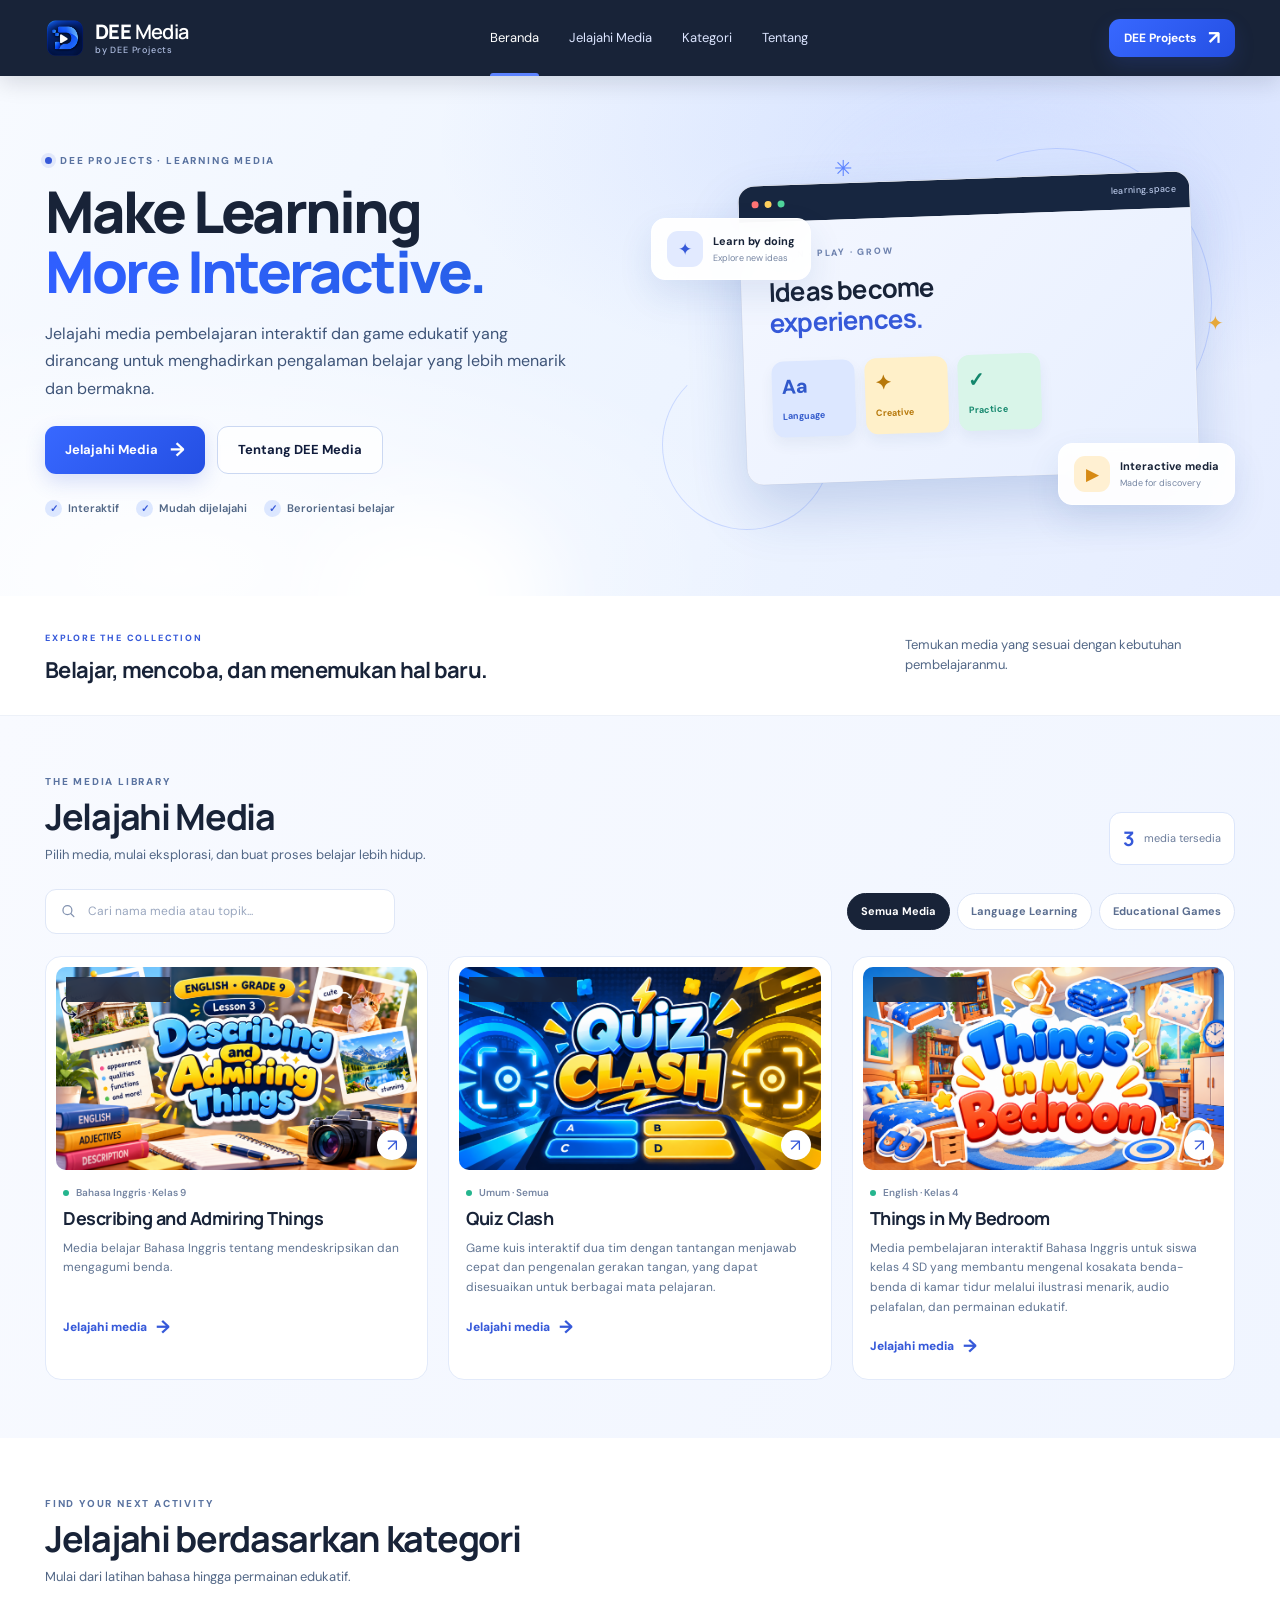
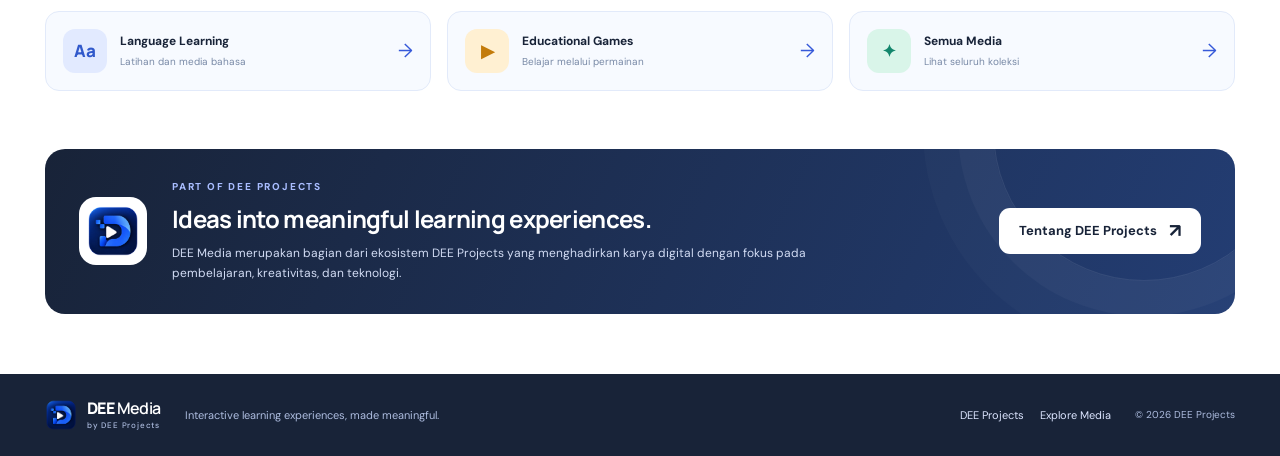
<file: index.html>
<!doctype html>
<html lang="id">
<head>
  <meta charset="utf-8">
  <meta name="viewport" content="width=device-width, initial-scale=1">
  <meta name="theme-color" content="#182338">
  <meta name="description" content="Jelajahi media pembelajaran interaktif dan game edukatif dari DEE Projects.">
  <title>DEE Media — Interactive Learning Experiences</title>
  <link rel="icon" type="image/png" href="assets/logo/favicon.png">
  <link rel="preconnect" href="https://fonts.googleapis.com">
  <link rel="preconnect" href="https://fonts.gstatic.com" crossorigin>
  <link href="https://fonts.googleapis.com/css2?family=DM+Sans:wght@400;500;600;700&family=Manrope:wght@400;500;600;700;800&display=swap" rel="stylesheet">
  <link rel="stylesheet" href="styles.css">
</head>
<body>
  <header class="site-header">
    <div class="container nav-wrap">
      <a class="brand" href="#home" aria-label="DEE Media, beranda">
        <span class="brand-mark"><img src="assets/logo/dee-monogram.png" alt=""></span>
        <span class="brand-text"><strong>DEE</strong> <b>Media</b><small>by DEE Projects</small></span>
      </a>
      <button class="menu-toggle" id="menu-toggle" aria-label="Buka navigasi" aria-expanded="false">
        <span></span><span></span><span></span>
      </button>
      <nav class="main-nav" id="main-nav" aria-label="Navigasi utama">
        <a href="#home" class="nav-link active">Beranda</a>
        <a href="#explore" class="nav-link">Jelajahi Media</a>
        <a href="#categories" class="nav-link">Kategori</a>
        <a href="#about" class="nav-link">Tentang</a>
      </nav>
      <a class="button button-primary nav-cta" href="https://deeprojects.web.id/">DEE Projects <span>↗</span></a>
    </div>
  </header>

  <main>
    <section class="hero" id="home">
      <div class="hero-glow glow-one"></div><div class="hero-glow glow-two"></div>
      <div class="container hero-grid">
        <div class="hero-copy reveal">
          <p class="eyebrow"><span class="eyebrow-dot"></span> DEE PROJECTS · LEARNING MEDIA</p>
          <h1>Make Learning<br><span>More Interactive.</span></h1>
          <p class="hero-description">Jelajahi media pembelajaran interaktif dan game edukatif yang dirancang untuk menghadirkan pengalaman belajar yang lebih menarik dan bermakna.</p>
          <div class="hero-actions">
            <a class="button button-primary" href="#explore">Jelajahi Media <span>→</span></a>
            <a class="button button-outline" href="#about">Tentang DEE Media</a>
          </div>
          <div class="hero-points">
            <span><i>✓</i> Interaktif</span><span><i>✓</i> Mudah dijelajahi</span><span><i>✓</i> Berorientasi belajar</span>
          </div>
        </div>
        <div class="hero-visual reveal reveal-delay-2" aria-label="Ilustrasi media pembelajaran digital">
          <div class="visual-orbit orbit-one"></div><div class="visual-orbit orbit-two"></div>
          <div class="visual-window">
            <div class="window-bar"><span></span><span></span><span></span><b>learning.space</b></div>
            <div class="window-content">
              <div class="visual-label">LEARN · PLAY · GROW</div>
              <div class="visual-title">Ideas become<br><strong>experiences.</strong></div>
              <div class="visual-tiles"><div class="tile tile-blue">Aa<span>Language</span></div><div class="tile tile-yellow">✦<span>Creative</span></div><div class="tile tile-green">✓<span>Practice</span></div></div>
            </div>
          </div>
          <div class="float-chip chip-top"><span class="chip-icon blue-icon">✦</span><span><b>Learn by doing</b><small>Explore new ideas</small></span></div>
          <div class="float-chip chip-bottom"><span class="chip-icon yellow-icon">▶</span><span><b>Interactive media</b><small>Made for discovery</small></span></div>
          <div class="visual-spark spark-one">✳</div><div class="visual-spark spark-two">✦</div>
        </div>
      </div>
    </section>

    <section class="intro-strip">
      <div class="container intro-inner">
        <div><span class="intro-kicker">EXPLORE THE COLLECTION</span><h2>Belajar, mencoba, dan menemukan hal baru.</h2></div>
        <p>Temukan media yang sesuai dengan kebutuhan pembelajaranmu.</p>
      </div>
    </section>

    <section class="catalog section-pad" id="explore">
      <div class="container">
        <div class="section-heading reveal">
          <div><p class="eyebrow">THE MEDIA LIBRARY</p><h2>Jelajahi Media</h2><p>Pilih media, mulai eksplorasi, dan buat proses belajar lebih hidup.</p></div>
          <div class="catalog-count"><strong id="visible-count">0</strong><span>media tersedia</span></div>
        </div>

        <div class="catalog-tools reveal">
          <label class="search-box" for="media-search"><svg viewBox="0 0 24 24" aria-hidden="true"><circle cx="10.8" cy="10.8" r="6.5"></circle><path d="m16 16 4.2 4.2"></path></svg><input id="media-search" type="search" placeholder="Cari nama media atau topik..."></label>
          <div class="filter-list" role="group" aria-label="Filter kategori">
            <button class="filter-chip active" data-filter="all">Semua Media</button>
            <button class="filter-chip" data-filter="language">Language Learning</button>
            <button class="filter-chip" data-filter="game">Educational Games</button>
          </div>
        </div>

        <div class="media-grid" id="media-grid" aria-live="polite"></div>
        <div class="empty-state" id="empty-state" hidden><span>⌕</span><h3>Media belum ditemukan</h3><p>Coba kata kunci atau kategori yang berbeda.</p></div>
      </div>
    </section>

    <section class="categories section-pad" id="categories">
      <div class="container">
        <div class="section-heading reveal"><div><p class="eyebrow">FIND YOUR NEXT ACTIVITY</p><h2>Jelajahi berdasarkan kategori</h2><p>Mulai dari latihan bahasa hingga permainan edukatif.</p></div></div>
        <div class="category-grid">
          <button class="category-card category-language reveal" data-category-pick="language"><span class="category-icon">Aa</span><span><b>Language Learning</b><small>Latihan dan media bahasa</small></span><span class="category-arrow">→</span></button>
          <button class="category-card category-games reveal reveal-delay-1" data-category-pick="game"><span class="category-icon">▶</span><span><b>Educational Games</b><small>Belajar melalui permainan</small></span><span class="category-arrow">→</span></button>
          <button class="category-card category-all reveal reveal-delay-2" data-category-pick="all"><span class="category-icon">✦</span><span><b>Semua Media</b><small>Lihat seluruh koleksi</small></span><span class="category-arrow">→</span></button>
        </div>
      </div>
    </section>

    <section class="about-section" id="about">
      <div class="container about-panel reveal">
        <div class="about-mark"><img src="assets/logo/dee-monogram.png" alt="DEE Projects"></div>
        <div class="about-copy"><p class="eyebrow">PART OF DEE PROJECTS</p><h2>Ideas into meaningful learning experiences.</h2><p>DEE Media merupakan bagian dari ekosistem DEE Projects yang menghadirkan karya digital dengan fokus pada pembelajaran, kreativitas, dan teknologi.</p></div>
        <a class="button button-light" href="https://deeprojects.web.id/">Tentang DEE Projects <span>↗</span></a>
      </div>
    </section>
  </main>

  <footer class="site-footer">
    <div class="container footer-inner">
      <a class="brand footer-brand" href="#home"><span class="brand-mark"><img src="assets/logo/dee-monogram.png" alt=""></span><span class="brand-text"><strong>DEE</strong> <b>Media</b><small>by DEE Projects</small></span></a>
      <p>Interactive learning experiences, made meaningful.</p>
      <div class="footer-links"><a href="https://deeprojects.web.id/">DEE Projects</a><a href="#explore">Explore Media</a></div>
      <span class="copyright">© <span id="year"></span> DEE Projects</span>
    </div>
  </footer>
  <script src="media.js"></script>
  <script src="script.js"></script>
</body>
</html>
</file>
<file: styles.css>
:root{
  --navy:#182338;--navy-deep:#0e1a31;--blue:#3659D9;--blue-bright:#2f5fff;
  --ink:#111d3d;--muted:#526786;--line:#e1e9f8;--surface:#f7f9fe;--white:#fff;
  --radius:18px;--shadow:0 18px 50px rgba(35,76,150,.11);
}
*{box-sizing:border-box}
html{scroll-behavior:smooth;scroll-padding-top:88px}
body{margin:0;font-family:"DM Sans",sans-serif;color:var(--ink);background:#fff;line-height:1.55}
a{color:inherit;text-decoration:none}
button,input{font:inherit}
button{cursor:pointer}
.container{width:min(1190px,calc(100% - 48px));margin-inline:auto}
.site-header{height:76px;background:var(--navy);color:#fff;position:sticky;top:0;z-index:1000;box-shadow:0 6px 22px rgba(4,14,34,.14)}
.nav-wrap{height:100%;display:flex;align-items:center;gap:30px}
.brand{display:inline-flex;align-items:center;gap:10px;flex-shrink:0}
.brand-mark{width:40px;height:40px;display:inline-flex;align-items:center;justify-content:center}
.brand-mark img{width:100%;height:100%;object-fit:contain}
.brand-text{font-family:Manrope,sans-serif;font-size:20px;line-height:1.05;letter-spacing:-.6px;color:#fff}
.brand-text strong{font-weight:800}.brand-text b{font-weight:600}
.brand-text small{display:block;margin-top:4px;color:#aebde0;font-family:"DM Sans",sans-serif;font-size:9px;font-weight:500;letter-spacing:.8px}
.main-nav{display:flex;align-items:center;gap:30px;margin:0 auto}
.nav-link{font-size:13px;color:#dce5ff;position:relative;transition:color .2s}
.nav-link:hover,.nav-link.active{color:#fff}
.nav-link.active:after{content:"";position:absolute;left:0;right:0;bottom:-28px;height:3px;background:#5c83ff;border-radius:3px 3px 0 0}
.button{display:inline-flex;align-items:center;justify-content:center;gap:12px;padding:13px 20px;border-radius:11px;font-weight:700;font-size:13px;transition:transform .2s,box-shadow .2s,background .2s}
.button:hover{transform:translateY(-2px)}
.button span{font-size:19px;line-height:12px}
.button-primary{color:#fff;background:linear-gradient(135deg,#3868ff,#244fe3);box-shadow:0 8px 20px rgba(54,89,217,.18)}
.button-primary:hover{box-shadow:0 12px 28px rgba(54,89,217,.3)}
.button-outline{color:var(--ink);background:rgba(255,255,255,.72);border:1px solid #cbd8f2}
.button-outline:hover{background:#fff;border-color:#8ca7ed}
.nav-cta{padding:10px 15px;font-size:12px}
.menu-toggle{display:none}
.hero{position:relative;overflow:hidden;background:linear-gradient(112deg,#f7faff 0%,#edf4ff 53%,#e6edff 100%)}
.hero:before{content:"";position:absolute;inset:0;background:radial-gradient(ellipse at 78% 12%,rgba(85,126,255,.16),transparent 40%),radial-gradient(ellipse at 14% 95%,rgba(255,255,255,.95),transparent 38%);pointer-events:none}
.hero-grid{position:relative;z-index:1;display:grid;grid-template-columns:1fr 1fr;align-items:center;gap:44px;min-height:520px;padding-top:40px;padding-bottom:42px}
.hero-copy{position:relative;z-index:3}
.eyebrow{display:flex;align-items:center;gap:8px;font-size:10px;letter-spacing:1.8px;font-weight:800;color:#5a73a0;margin:0 0 14px}
.eyebrow-dot{width:7px;height:7px;border-radius:50%;background:var(--blue);box-shadow:0 0 0 4px #3659d91a}
.hero h1{font-family:Manrope,sans-serif;font-size:clamp(40px,4.5vw,62px);line-height:1.04;letter-spacing:-2.8px;margin:0 0 18px;font-weight:800;color:var(--navy)}
.hero h1 span{color:var(--blue);background:linear-gradient(90deg,#2f5fff,#2860e9);-webkit-background-clip:text;background-clip:text;-webkit-text-fill-color:transparent}
.hero-description{max-width:530px;color:#3e5478;font-size:16px;line-height:1.7;margin:0 0 24px}
.hero-actions{display:flex;gap:12px;flex-wrap:wrap}
.hero-points{display:flex;flex-wrap:wrap;gap:17px;margin-top:26px;color:#526786;font-size:11px;font-weight:600}
.hero-points span{display:flex;align-items:center;gap:6px}
.hero-points i{display:grid;place-items:center;width:17px;height:17px;border-radius:50%;background:#dce7ff;color:var(--blue);font-style:normal;font-size:10px}
.hero-visual{height:390px;position:relative;isolation:isolate}
.visual-orbit{position:absolute;border:1px solid rgba(83,125,255,.24);border-radius:50%;z-index:-1}
.orbit-one{width:310px;height:310px;right:4%;top:2%;border-left-color:transparent;transform:rotate(22deg)}
.orbit-two{width:170px;height:170px;left:0;bottom:0;border-top-color:transparent}
.visual-window{position:absolute;right:7%;top:38px;width:79%;height:300px;background:#fff;border:1px solid rgba(55,90,170,.18);border-radius:17px;overflow:hidden;box-shadow:0 25px 55px rgba(30,75,165,.2);transform:rotate(-2deg)}
.window-bar{height:36px;background:#172640;display:flex;align-items:center;gap:6px;padding:0 13px;color:#b9c8e8}
.window-bar span{width:7px;height:7px;border-radius:50%;background:#ff7474}.window-bar span:nth-child(2){background:#ffd05d}.window-bar span:nth-child(3){background:#50d59c}
.window-bar b{margin-left:auto;font-size:9px;font-weight:500;letter-spacing:.3px}
.window-content{height:264px;padding:27px;background:linear-gradient(135deg,#f4f7ff,#e7efff)}
.visual-label{font-size:9px;font-weight:800;letter-spacing:1.8px;color:#6c80ad}
.visual-title{font-family:Manrope,sans-serif;font-size:26px;line-height:1.2;font-weight:700;color:var(--navy);margin-top:14px;letter-spacing:-.8px}
.visual-title strong{color:var(--blue)}
.visual-tiles{display:flex;gap:10px;margin-top:23px}
.tile{width:83px;height:76px;border-radius:12px;padding:10px;font-size:20px;font-weight:800;box-shadow:0 7px 14px #1c3b7710}
.tile span{display:block;margin-top:8px;font-size:9px;font-weight:700}
.tile-blue{background:#dce7ff;color:#3159cb}.tile-yellow{background:#fff0c9;color:#b7780a}.tile-green{background:#d9f5e9;color:#13866c}
.float-chip{position:absolute;z-index:3;display:flex;align-items:center;gap:10px;padding:12px 15px;background:rgba(255,255,255,.94);border:1px solid #fff;border-radius:14px;box-shadow:0 15px 35px #244f9b1c;backdrop-filter:blur(12px)}
.chip-top{left:-2%;top:78px}.chip-bottom{right:0;bottom:25px}
.chip-icon{display:grid;place-items:center;width:36px;height:36px;border-radius:11px;font-size:17px}
.blue-icon{background:#e2eaff;color:var(--blue)}.yellow-icon{background:#fff0d2;color:#d78a14}
.float-chip b,.float-chip small{display:block}.float-chip b{font-size:11px;color:var(--navy)}.float-chip small{font-size:9px;color:#7585a2;margin-top:2px}
.visual-spark{position:absolute;color:#5c83ff}.spark-one{top:12px;left:30%;font-size:22px}.spark-two{right:2%;top:43%;font-size:20px;color:#e6a83a}
.hero-glow{position:absolute;filter:blur(40px);border-radius:50%;pointer-events:none}.glow-one{width:280px;height:180px;background:#dbe7ff;right:10%;top:15%}.glow-two{width:240px;height:180px;background:#fff;left:24%;bottom:-90px}
.intro-strip{padding:28px 0;border-bottom:1px solid #edf1f8;background:#fff}
.intro-inner{display:flex;align-items:center;justify-content:space-between;gap:28px}
.intro-kicker{font-size:9px;letter-spacing:1.8px;font-weight:800;color:var(--blue)}
.intro-inner h2{font-family:Manrope,sans-serif;font-size:22px;letter-spacing:-.7px;color:var(--navy);margin:4px 0 0}
.intro-inner>p{font-size:13px;color:var(--muted);max-width:330px;margin:0}
.section-pad{padding:58px 0}
.catalog{background:linear-gradient(110deg,#f8faff,#f0f5ff)}
.section-heading{display:flex;align-items:end;justify-content:space-between;gap:20px;margin-bottom:24px}
.section-heading .eyebrow{margin-bottom:7px}
.section-heading h2{font-family:Manrope,sans-serif;font-size:clamp(27px,3vw,36px);letter-spacing:-1.3px;line-height:1.15;color:var(--navy);margin:0 0 7px}
.section-heading p:not(.eyebrow){margin:0;color:#526786;font-size:13px}
.catalog-count{display:flex;align-items:center;gap:9px;padding:10px 13px;border:1px solid #dce6fb;background:#fff;border-radius:12px;color:#6b7c9b;font-size:11px;white-space:nowrap}
.catalog-count strong{font-family:Manrope,sans-serif;color:var(--blue);font-size:20px}
.catalog-tools{display:flex;align-items:center;justify-content:space-between;gap:18px;margin-bottom:22px}
.search-box{display:flex;align-items:center;gap:10px;width:min(350px,100%);padding:11px 14px;background:#fff;border:1px solid #dfe7f7;border-radius:11px;color:#8292b0}
.search-box:focus-within{border-color:#8ba7ff;box-shadow:0 0 0 3px #3659d912}
.search-box svg{width:18px;height:18px;fill:none;stroke:currentColor;stroke-width:1.8;stroke-linecap:round}
.search-box input{border:0;outline:0;min-width:0;width:100%;font-size:12px;color:var(--ink);background:transparent}
.search-box input::placeholder{color:#9aa7bf}
.filter-list{display:flex;flex-wrap:wrap;gap:7px}
.filter-chip{border:1px solid #dce5f7;background:#fff;color:#5b6e90;border-radius:999px;padding:9px 13px;font-size:11px;font-weight:700;transition:.2s}
.filter-chip:hover{border-color:#aabcf2;color:var(--blue)}
.filter-chip.active{background:var(--navy);border-color:var(--navy);color:#fff}
.media-grid{display:grid;grid-template-columns:repeat(3,minmax(0,1fr));gap:20px}
.media-card{min-width:0;background:#fff;border:1px solid #e2eafa;border-radius:16px;padding:10px;overflow:hidden;transition:transform .25s,box-shadow .25s,border-color .25s}
.media-card:hover{transform:translateY(-5px);box-shadow:0 20px 40px rgba(28,59,117,.11);border-color:#c7d7ff}
.media-image{display:block;position:relative;overflow:hidden;aspect-ratio:16/9;border-radius:10px;background:#e8efff}
.media-image img{display:block;width:100%;height:100%;object-fit:cover;transition:transform .45s}
.media-card:hover .media-image img{transform:scale(1.035)}
.image-badge{position:absolute;top:10px;left:10px;padding:6px 9px;border-radius:999px;background:rgba(24,35,56,.88);color:#fff;font-size:9px;font-weight:700;letter-spacing:.2px;backdrop-filter:blur(6px)}
.image-arrow{position:absolute;right:10px;bottom:10px;width:30px;height:30px;display:grid;place-items:center;border-radius:50%;background:#fff;color:var(--blue);font-size:17px;box-shadow:0 4px 12px #0e1a3120;transition:transform .2s}
.media-card:hover .image-arrow{transform:translate(2px,-2px)}
.media-info{padding:15px 7px 8px}
.card-meta{display:flex;align-items:center;gap:7px;color:#7585a2;font-size:10px;font-weight:600;margin-bottom:7px}
.status-dot{width:6px;height:6px;background:#25b58e;border-radius:50%}
.media-info h3{font-family:Manrope,sans-serif;font-size:18px;line-height:1.3;letter-spacing:-.5px;color:var(--navy);margin:0 0 8px}
.media-info p{min-height:60px;font-size:12px;line-height:1.65;color:#607492;margin:0 0 15px}
.card-link{display:inline-flex;align-items:center;gap:9px;color:var(--blue);font-size:12px;font-weight:800}
.card-link span{font-size:18px;transition:transform .2s}.card-link:hover span{transform:translateX(4px)}
.empty-state{grid-column:1/-1;text-align:center;padding:45px 15px;color:#71819a}
.empty-state>span{font-size:34px;color:#91a7dc}.empty-state h3{margin:6px 0;color:var(--navy)}.empty-state p{font-size:13px}
.categories{background:#fff}
.category-grid{display:grid;grid-template-columns:repeat(3,minmax(0,1fr));gap:16px}
.category-card{display:flex;align-items:center;gap:13px;text-align:left;padding:17px;border:1px solid #e2eafa;border-radius:14px;background:#f7faff;transition:transform .2s,box-shadow .2s,border-color .2s}
.category-card:hover{transform:translateY(-3px);box-shadow:0 12px 25px #1c3b7710;border-color:#c7d7ff}
.category-icon{width:44px;height:44px;display:grid;place-items:center;flex-shrink:0;border-radius:12px;font-family:Manrope,sans-serif;font-size:17px;font-weight:800}
.category-language .category-icon{background:#e2eaff;color:#3159cb}.category-games .category-icon{background:#fff0d2;color:#c37b0a}.category-all .category-icon{background:#d9f5e9;color:#13866c}
.category-card b,.category-card small{display:block}.category-card b{font-size:12px;color:var(--navy)}.category-card small{font-size:10px;color:#7889a6;margin-top:3px}
.category-arrow{margin-left:auto;color:var(--blue);font-size:19px}
.about-section{padding:0 0 60px}
.about-panel{display:flex;align-items:center;gap:25px;padding:30px 34px;border-radius:20px;background:linear-gradient(115deg,#182338,#233d73);color:#fff;position:relative;overflow:hidden}
.about-panel:after{content:"";position:absolute;width:300px;height:300px;border:1px solid #ffffff17;border-radius:50%;right:-60px;top:-170px;box-shadow:0 0 0 35px #ffffff08,0 0 0 70px #ffffff05;pointer-events:none}
.about-mark{width:68px;height:68px;flex-shrink:0;padding:7px;border-radius:17px;background:#fff;display:grid;place-items:center;z-index:1}
.about-mark img{width:100%;height:100%;object-fit:contain}
.about-copy{flex:1;z-index:1}.about-copy .eyebrow{color:#a9bdff;margin-bottom:6px}.about-copy h2{font-family:Manrope,sans-serif;font-size:24px;letter-spacing:-.7px;margin:0 0 7px}.about-copy>p:last-child{font-size:12px;color:#d2dcf4;max-width:640px;margin:0;line-height:1.65}
.button-light{z-index:1;background:#fff;color:var(--navy);white-space:nowrap}
.site-footer{background:var(--navy);color:#e9efff;padding:25px 0}
.footer-inner{display:flex;align-items:center;gap:24px;flex-wrap:wrap}
.footer-brand .brand-mark{width:32px;height:32px}.footer-brand .brand-text{font-size:16px}.footer-brand .brand-text small{font-size:8px}
.footer-inner>p{font-size:11px;color:#aebde0;margin:0 auto 0 0}
.footer-links{display:flex;gap:16px;font-size:11px;color:#dce5ff}.footer-links a:hover{color:#fff}
.copyright{font-size:10px;color:#aebde0}
.reveal{opacity:0;transform:translateY(18px);transition:opacity .65s cubic-bezier(.2,.7,.2,1),transform .65s cubic-bezier(.2,.7,.2,1)}
.reveal.is-visible{opacity:1;transform:translateY(0)}
.reveal-delay-1{transition-delay:.1s}.reveal-delay-2{transition-delay:.18s}
@media(prefers-reduced-motion:reduce){*,*::before,*::after{scroll-behavior:auto!important;animation-duration:.01ms!important;transition-duration:.01ms!important}.reveal{opacity:1;transform:none}}
@media(max-width:980px){
 .container{width:min(100% - 36px,900px)}.main-nav{gap:17px}.hero-grid{gap:20px}.hero h1{font-size:48px}.hero-visual{transform:scale(.92);transform-origin:center right;margin-left:-15px}.media-grid{gap:14px}.media-info h3{font-size:16px}.catalog-tools{align-items:flex-start;flex-direction:column}.search-box{width:100%;max-width:430px}
}
@media(max-width:720px){
 .container{width:calc(100% - 32px)}.site-header{height:66px}.brand-mark{width:34px;height:34px}.brand-text{font-size:18px}.menu-toggle{display:flex;flex-direction:column;gap:5px;background:transparent;border:0;padding:8px;margin-left:auto}.menu-toggle span{width:22px;height:2px;background:#fff;border-radius:3px;transition:transform .2s,opacity .2s}.menu-toggle[aria-expanded=true] span:first-child{transform:translateY(7px) rotate(45deg)}.menu-toggle[aria-expanded=true] span:nth-child(2){opacity:0}.menu-toggle[aria-expanded=true] span:last-child{transform:translateY(-7px) rotate(-45deg)}
 .main-nav{display:none;position:absolute;top:66px;left:0;right:0;margin:0;padding:10px 16px 16px;background:var(--navy);border-top:1px solid #ffffff18;box-shadow:0 16px 20px #08132b22;align-items:stretch;gap:0;flex-direction:column}.main-nav.open{display:flex}.nav-link{padding:12px 8px}.nav-link.active:after{bottom:4px;left:8px;right:auto;width:30px}.nav-cta{display:none}
 .hero-grid{grid-template-columns:1fr;padding-top:43px;padding-bottom:5px;gap:5px}.hero h1{font-size:clamp(39px,10vw,53px);letter-spacing:-2px}.hero-description{font-size:14px}.hero-visual{height:330px;width:100%;transform:none;margin:5px 0 0}.visual-window{width:77%;height:250px;right:8%;top:35px}.window-content{height:214px;padding:20px}.visual-title{font-size:22px}.visual-tiles{margin-top:17px}.tile{width:70px;height:63px}.chip-top{left:0;top:55px}.chip-bottom{right:0;bottom:15px}.float-chip{padding:9px 11px}.chip-icon{width:30px;height:30px}.float-chip b{font-size:10px}.float-chip small{font-size:8px}
 .intro-inner{align-items:flex-start;flex-direction:column;gap:8px}.intro-inner h2{font-size:20px}.intro-inner>p{font-size:12px}.section-pad{padding:42px 0}.section-heading{align-items:flex-start}.section-heading h2{font-size:28px}.catalog-count{padding:8px 10px}.catalog-count strong{font-size:17px}.catalog-count span{font-size:10px}.filter-list{gap:6px}.filter-chip{padding:8px 10px;font-size:10px}
 .media-grid{grid-template-columns:repeat(2,minmax(0,1fr));gap:12px}.media-card{padding:7px;border-radius:13px}.media-info{padding:12px 4px 5px}.media-info h3{font-size:14px}.media-info p{font-size:11px;min-height:78px}.image-badge{top:6px;left:6px;font-size:8px;padding:5px 6px}.image-arrow{width:26px;height:26px;right:6px;bottom:6px}
 .category-grid{grid-template-columns:1fr;gap:10px}.category-card{padding:14px}.about-panel{align-items:flex-start;flex-direction:column;padding:25px}.about-copy h2{font-size:22px}.button-light{white-space:normal}.footer-inner{gap:13px}.footer-inner>p{width:100%;order:3}.footer-links{margin-left:auto}.copyright{width:100%;margin:0}
}
@media(max-width:430px){
 .hero-actions .button{padding:12px 14px;font-size:11px}.hero-points{gap:10px;font-size:10px}.hero-visual{height:300px}.visual-window{width:80%;right:5%}.chip-top{top:48px}.chip-bottom{bottom:8px}.float-chip{gap:7px}.chip-icon{width:27px;height:27px}.media-grid{grid-template-columns:1fr}.media-info h3{font-size:17px}.media-info p{min-height:0;font-size:12px}.image-badge{font-size:9px;padding:6px 8px}.section-heading{gap:10px}.catalog-count{margin-top:5px}
}

/* Kartu katalog yang dirender dari media.js */
.media-image{position:relative}
.media-image img{position:absolute;inset:0;width:100%;height:100%;object-fit:cover}
.media-card[hidden],.empty-state[hidden]{display:none!important}
.tag{display:inline-block;background:#f1f4fb;border-radius:6px;padding:4px 7px;font-size:9px;color:#67738a;margin:0 4px 6px 0}
.tag.type-game{background:#e0f7ed;color:#16845f}
.tag.type-material{background:#eeeaff;color:#6955c6}
</file>
